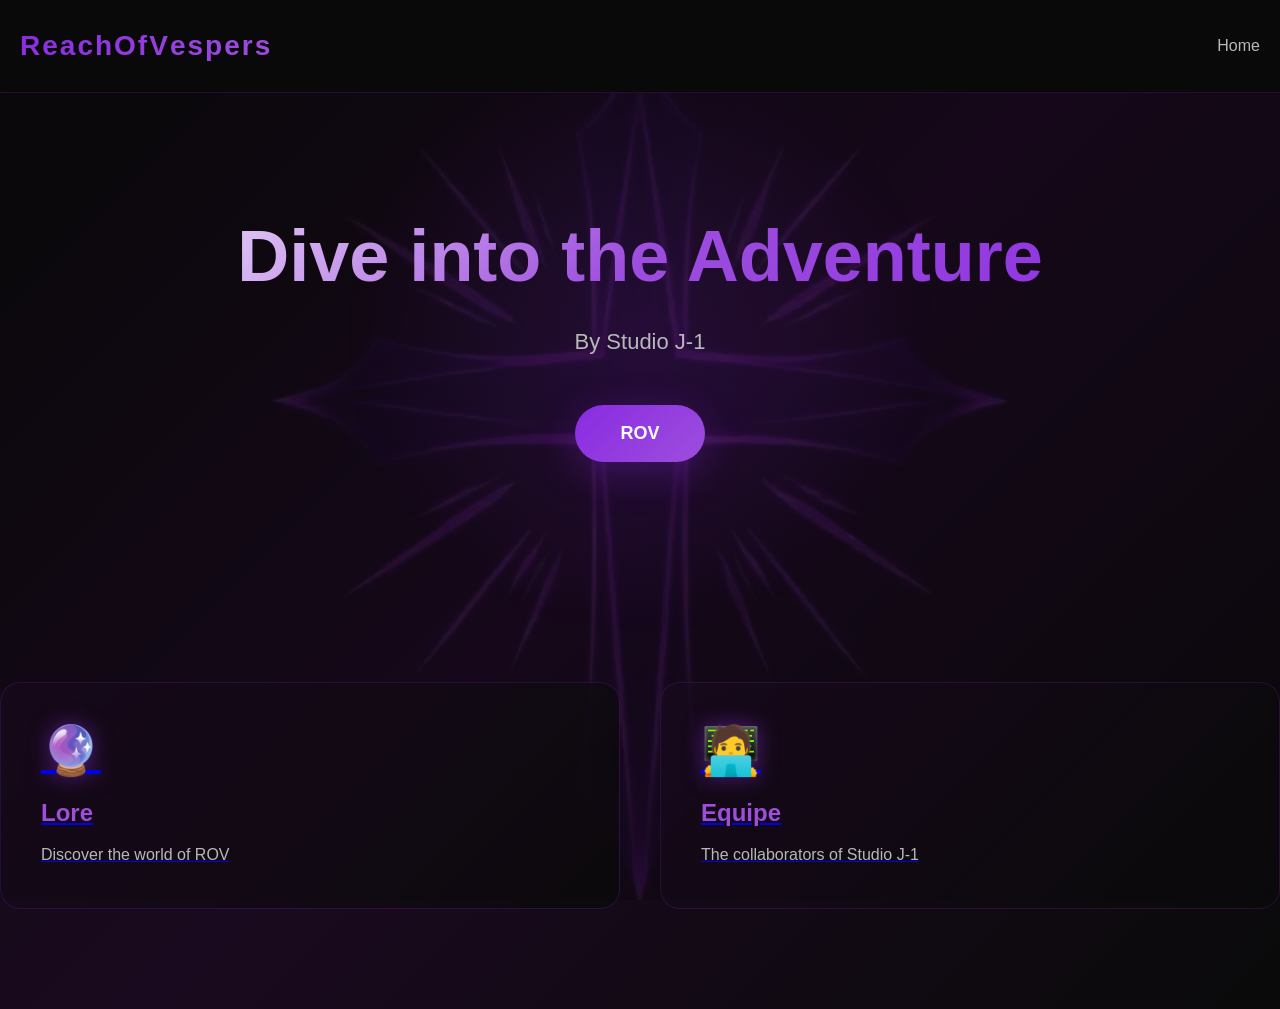
<file: index.html>
<!DOCTYPE html>
<html lang="en">
<head>
    <meta charset="UTF-8">
    <meta name="viewport" content="width=device-width, initial-scale=1.0">
    <title>Reach Of Vespers</title>
    <link rel="shortcut icon" href="logoROV.webp">
    <link rel="stylesheet" href="main.css">
    <script src="main.js"></script>

</head>
<body>
    <header>
        <nav class="container">
            <div class="logo" onclick="activatePortal()"><span>R</span><span>e</span><span>a</span><span>c</span><span>h</span><span> </span><span>O</span><span>f</span><span> </span><span>V</span><span>e</span><span>s</span><span>p</span><span>e</span><span>r</span><span>s</span></div>
            <ul class="nav-links">
                <li><a href="#home">Home</a></li>

            </ul>
        </nav>
    </header>

    <section class="hero">
        <div class="container">
            <h1>Dive into the Adventure</h1>
            <p class="subtitle">By Studio J-1</p>
            <a href="ROVprinc.html" class="cta-button" onclick="activatePortal()">ROV</a>
        </div>
    </section>

    <section class="features container">
        <a href = "lore.html">
        <div class="feature-card">
            <div class="feature-icon">🔮</div>
            <h3>Lore</h3>
            <p>Discover the world of ROV</p>
        </div>
        </a>

        <a href = "equipe.html">
        <div class="feature-card">
            <div class="feature-icon">🧑‍💻</div>
            <h3>Equipe</h3>
            <p>The collaborators of Studio J-1</p>
        </div>
        </a>

    </section>
</body>

</html>
</file>
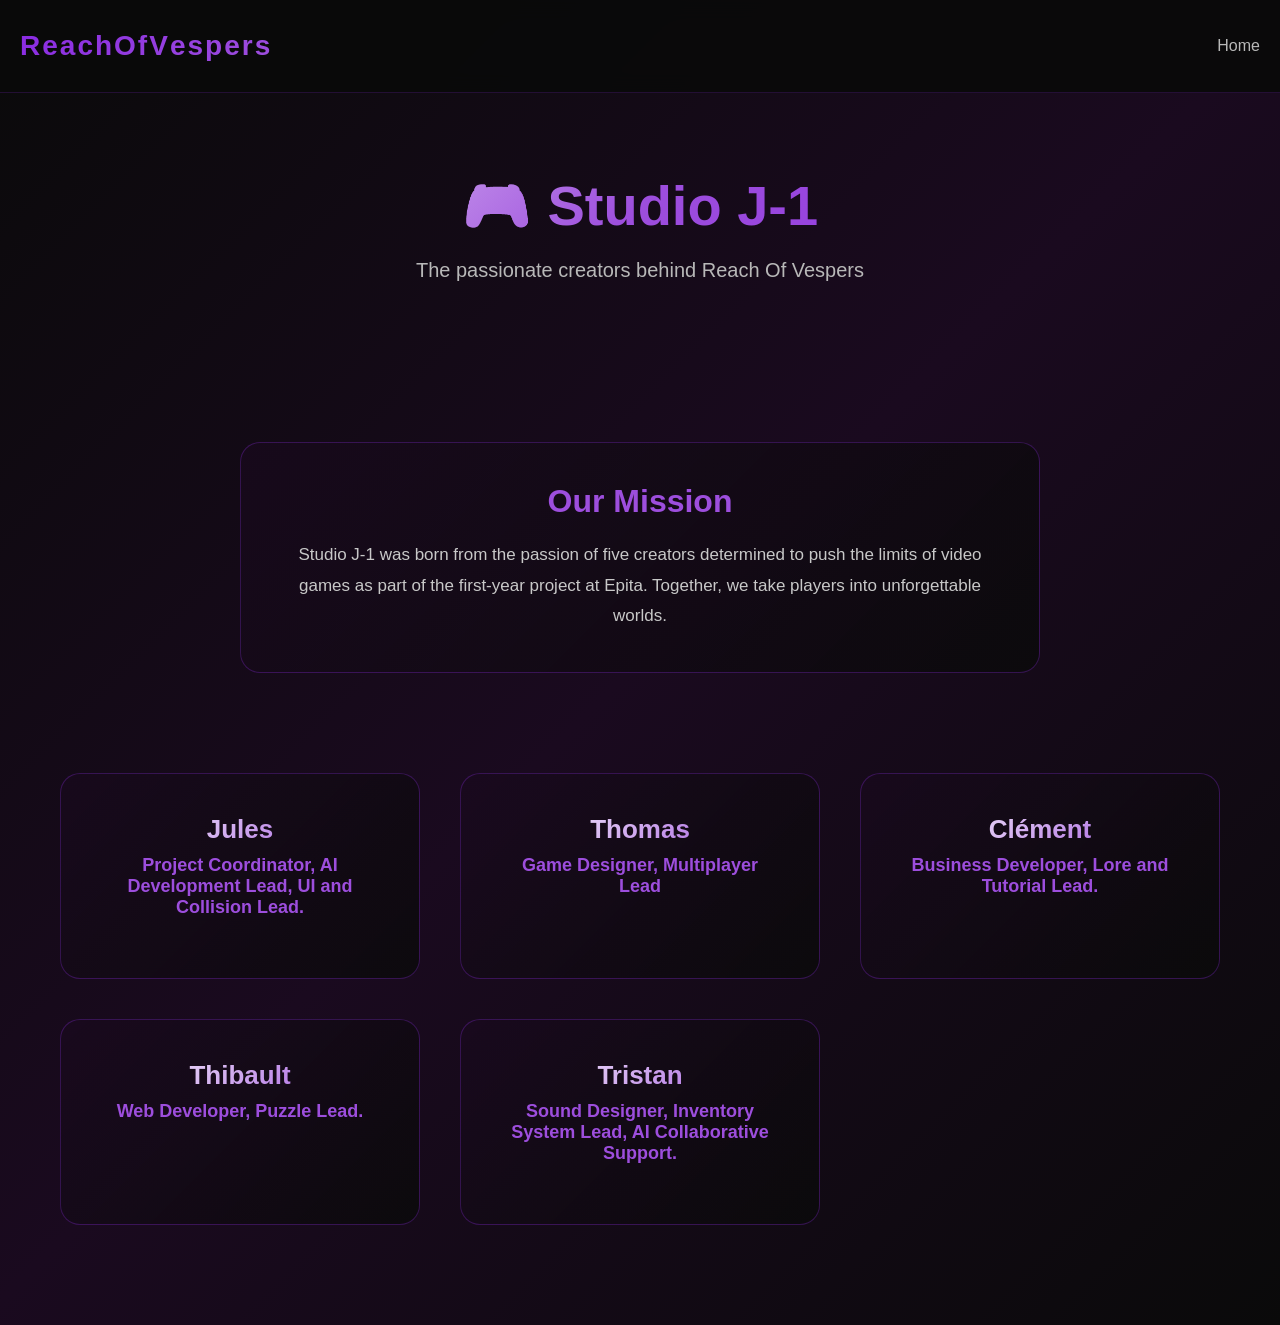
<file: equipe.html>
<!DOCTYPE html>
<html lang="en">
<head>
    <meta charset="UTF-8">
    <meta name="viewport" content="width=device-width, initial-scale=1.0">
    <title>The Team - Reach Of Vespers</title>
    <link rel="shortcut icon" href="logoROV.webp">
    <style>
        * {
            margin: 0;
            padding: 0;
            box-sizing: border-box;
        }

        body {
            font-family: 'Segoe UI', Tahoma, Geneva, Verdana, sans-serif;
            background: linear-gradient(135deg, #0a0a0a 0%, #1a0a1f 50%, #0a0a0a 100%);
            color: #e0e0e0;
            min-height: 100vh;
            overflow-x: hidden;
            position: relative;
        }

        body::before {
            content: '';
            position: fixed;
            top: 0;
            left: 0;
            width: 100%;
            height: 100%;
            background-image: url('');
            background-size: cover;
            background-position: center;
            background-repeat: no-repeat;
            opacity: 0.15;
            z-index: -1;
        }

        .container {
            max-width: 1400px;
            margin: 0 auto;
            padding: 0 20px;
        }

        header {
            padding: 30px 0;
            border-bottom: 1px solid rgba(138, 43, 226, 0.2);
            backdrop-filter: blur(10px);
            position: sticky;
            top: 0;
            z-index: 100;
            background: rgba(10, 10, 10, 0.95);
            transition: all 0.4s ease;
        }

        header:hover {
            padding: 40px 0;
            border-bottom: 3px solid rgba(138, 43, 226, 0.6);
        }

        header::after {
            content: '';
            position: absolute;
            bottom: -3px;
            left: 0;
            width: 100%;
            height: 3px;
            background: linear-gradient(90deg, 
                rgba(138, 43, 226, 0.3) 0%, 
                rgba(157, 78, 221, 0.8) 50%, 
                rgba(138, 43, 226, 0.3) 100%);
            background-size: 200% 100%;
            animation: energyFlow 2s linear infinite;
            opacity: 0;
            transition: opacity 0.4s ease;
        }

        header:hover::after {
            opacity: 1;
        }

        @keyframes energyFlow {
            0% { background-position: 200% 0; }
            100% { background-position: -200% 0; }
        }

        nav {
            display: flex;
            justify-content: space-between;
            align-items: center;
        }

        .logo {
            font-size: 28px;
            font-weight: bold;
            background: linear-gradient(135deg, #8a2be2 0%, #9d4edd 100%);
            -webkit-background-clip: text;
            -webkit-text-fill-color: transparent;
            background-clip: text;
            letter-spacing: 2px;
            cursor: pointer;
        }

        .logo span {
            display: inline-block;
            transition: transform 0.3s ease;
        }

        header:hover .logo span {
            animation: letterBounce 1.8s ease infinite;
        }

        header:hover .logo span:nth-child(1) { animation-delay: 0s; }
        header:hover .logo span:nth-child(2) { animation-delay: 0.05s; }
        header:hover .logo span:nth-child(3) { animation-delay: 0.1s; }
        header:hover .logo span:nth-child(4) { animation-delay: 0.15s; }
        header:hover .logo span:nth-child(5) { animation-delay: 0.2s; }
        header:hover .logo span:nth-child(6) { animation-delay: 0.25s; }
        header:hover .logo span:nth-child(7) { animation-delay: 0.3s; }
        header:hover .logo span:nth-child(8) { animation-delay: 0.35s; }
        header:hover .logo span:nth-child(9) { animation-delay: 0.4s; }
        header:hover .logo span:nth-child(10) { animation-delay: 0.45s; }
        header:hover .logo span:nth-child(11) { animation-delay: 0.5s; }
        header:hover .logo span:nth-child(12) { animation-delay: 0.55s; }
        header:hover .logo span:nth-child(13) { animation-delay: 0.6s; }
        header:hover .logo span:nth-child(14) { animation-delay: 0.65s; }
        header:hover .logo span:nth-child(15) { animation-delay: 0.7s; }
        header:hover .logo span:nth-child(16) { animation-delay: 0.75s; }

        @keyframes letterBounce {
            0% { transform: translateY(0); }
            13.9% { transform: translateY(-15px); }
            27.8% { transform: translateY(0); }
            100% { transform: translateY(0); }
        }

        .nav-links {
            display: flex;
            gap: 40px;
            list-style: none;
        }

        .nav-links a {
            color: #b8b8b8;
            text-decoration: none;
            font-size: 16px;
            transition: all 0.3s ease;
            position: relative;
        }

        .nav-links a:hover {
            color: #9d4edd;
        }

        .nav-links a::after {
            content: '';
            position: absolute;
            bottom: -5px;
            left: 0;
            width: 0;
            height: 2px;
            background: linear-gradient(90deg, #8a2be2, #9d4edd);
            transition: width 0.3s ease;
        }

        .nav-links a:hover::after {
            width: 100%;
        }

        /* Team Content */
        .team-hero {
            padding: 80px 0 40px;
            text-align: center;
        }

        .team-hero h1 {
            font-size: 56px;
            margin-bottom: 20px;
            background: linear-gradient(135deg, #ffffff 0%, #9d4edd 50%, #8a2be2 100%);
            -webkit-background-clip: text;
            -webkit-text-fill-color: transparent;
            background-clip: text;
        }

        .team-hero .subtitle {
            font-size: 20px;
            color: #b8b8b8;
            margin-bottom: 60px;
        }

        .team-grid {
            display: grid;
            grid-template-columns: repeat(auto-fit, minmax(320px, 1fr));
            gap: 40px;
            max-width: 1200px;
            margin: 0 auto;
            padding: 40px 20px 100px;
        }

        .team-member {
            background: linear-gradient(135deg, rgba(26, 10, 31, 0.6) 0%, rgba(10, 10, 10, 0.8) 100%);
            border: 1px solid rgba(138, 43, 226, 0.3);
            border-radius: 20px;
            padding: 40px;
            text-align: center;
            transition: all 0.4s ease;
            position: relative;
            overflow: hidden;
        }

        .team-member::before {
            content: '';
            position: absolute;
            top: -50%;
            right: -50%;
            width: 200%;
            height: 200%;
            background: radial-gradient(circle, rgba(138, 43, 226, 0.1) 0%, transparent 70%);
            opacity: 0;
            transition: opacity 0.4s ease;
        }

        .team-member:hover {
            transform: translateY(-10px);
            border-color: rgba(138, 43, 226, 0.6);
            box-shadow: 0 20px 60px rgba(138, 43, 226, 0.3);
        }

        .team-member:hover::before {
            opacity: 1;
        }

        .member-photo {
            width: 180px;
            height: 180px;
            border-radius: 50%;
            margin: 0 auto 25px;
            border: 3px solid rgba(138, 43, 226, 0.5);
            overflow: hidden;
            position: relative;
            background: linear-gradient(135deg, rgba(138, 43, 226, 0.2) 0%, rgba(157, 78, 221, 0.2) 100%);
            transition: all 0.4s ease;
        }

        .team-member:hover .member-photo {
            border-color: rgba(138, 43, 226, 0.8);
            box-shadow: 0 0 40px rgba(138, 43, 226, 0.5);
            transform: scale(1.05);
        }

        .member-photo img {
            width: 100%;
            height: 100%;
            object-fit: cover;
        }

        .member-photo-placeholder {
            width: 100%;
            height: 100%;
            display: flex;
            align-items: center;
            justify-content: center;
            font-size: 64px;
            filter: drop-shadow(0 0 10px rgba(138, 43, 226, 0.5));
        }

        .member-name {
            font-size: 26px;
            margin-bottom: 10px;
            background: linear-gradient(135deg, #ffffff 0%, #9d4edd 100%);
            -webkit-background-clip: text;
            -webkit-text-fill-color: transparent;
            background-clip: text;
            font-weight: bold;
        }

        .member-role {
            font-size: 18px;
            color: #9d4edd;
            margin-bottom: 20px;
            font-weight: 600;
        }

        .member-description {
            font-size: 15px;
            line-height: 1.7;
            color: #b8b8b8;
            margin-bottom: 25px;
        }

        .member-social {
            display: flex;
            gap: 15px;
            justify-content: center;
        }

        .social-link {
            width: 40px;
            height: 40px;
            border-radius: 50%;
            background: rgba(138, 43, 226, 0.2);
            border: 1px solid rgba(138, 43, 226, 0.4);
            display: flex;
            align-items: center;
            justify-content: center;
            text-decoration: none;
            font-size: 18px;
            transition: all 0.3s ease;
        }

        .social-link:hover {
            background: rgba(138, 43, 226, 0.4);
            border-color: rgba(138, 43, 226, 0.8);
            transform: translateY(-3px);
            box-shadow: 0 5px 20px rgba(138, 43, 226, 0.4);
        }

        .studio-info {
            max-width: 800px;
            margin: 60px auto;
            padding: 40px;
            background: linear-gradient(135deg, rgba(26, 10, 31, 0.6) 0%, rgba(10, 10, 10, 0.8) 100%);
            border: 1px solid rgba(138, 43, 226, 0.3);
            border-radius: 20px;
            text-align: center;
        }

        .studio-info h2 {
            font-size: 32px;
            margin-bottom: 20px;
            color: #9d4edd;
        }

        .studio-info p {
            font-size: 17px;
            line-height: 1.8;
            color: #c8c8c8;
        }

        footer {
            padding: 60px 0 40px;
            text-align: center;
            border-top: 1px solid rgba(138, 43, 226, 0.2);
            margin-top: 100px;
        }

        footer p {
            color: #808080;
        }
    </style>
</head>
<body>
    <header>
        <nav class="container">
            <div class="logo" onclick="window.location.href='index.html'">
                <span>R</span><span>e</span><span>a</span><span>c</span><span>h</span><span> </span><span>O</span><span>f</span><span> </span><span>V</span><span>e</span><span>s</span><span>p</span><span>e</span><span>r</span><span>s</span>
            </div>
            <ul class="nav-links">
                <li><a href="index.html">Home</a></li>

            </ul>
        </nav>
    </header>

    <section class="team-hero">
        <div class="container">
            <h1>🎮 Studio J-1</h1>
            <p class="subtitle">The passionate creators behind Reach Of Vespers</p>
        </div>
    </section>

    <div class="container">
        <div class="studio-info">
            <h2>Our Mission</h2>
            <p>
                Studio J-1 was born from the passion of five creators determined to push the limits of video games as part of the first-year project at Epita.
                Together, we take players into unforgettable worlds.
            </p>
        </div>

        <div class="team-grid">
            <!-- Membre 1 -->
            <div class="team-member">
                <h3 class="member-name">Jules</h3>
                <p class="member-role">Project Coordinator, AI Development Lead, UI and Collision Lead.</p>
            </div>

            <div class="team-member">
                <h3 class="member-name">Thomas</h3>
                <p class="member-role">Game Designer, Multiplayer Lead</p>
            </div>


            <div class="team-member">
                <h3 class="member-name">Clément</h3>
                <p class="member-role">Business Developer, Lore and Tutorial Lead.</p>
            </div>

            <div class="team-member">
                <h3 class="member-name">Thibault</h3>
                <p class="member-role">Web Developer, Puzzle Lead.</p>
            </div>

            <div class="team-member">
                <h3 class="member-name">Tristan</h3>
                <p class="member-role">Sound Designer, Inventory System Lead, AI Collaborative Support.</p>
            </div>
        </div>
    </div>



</body>
</html>
</file>
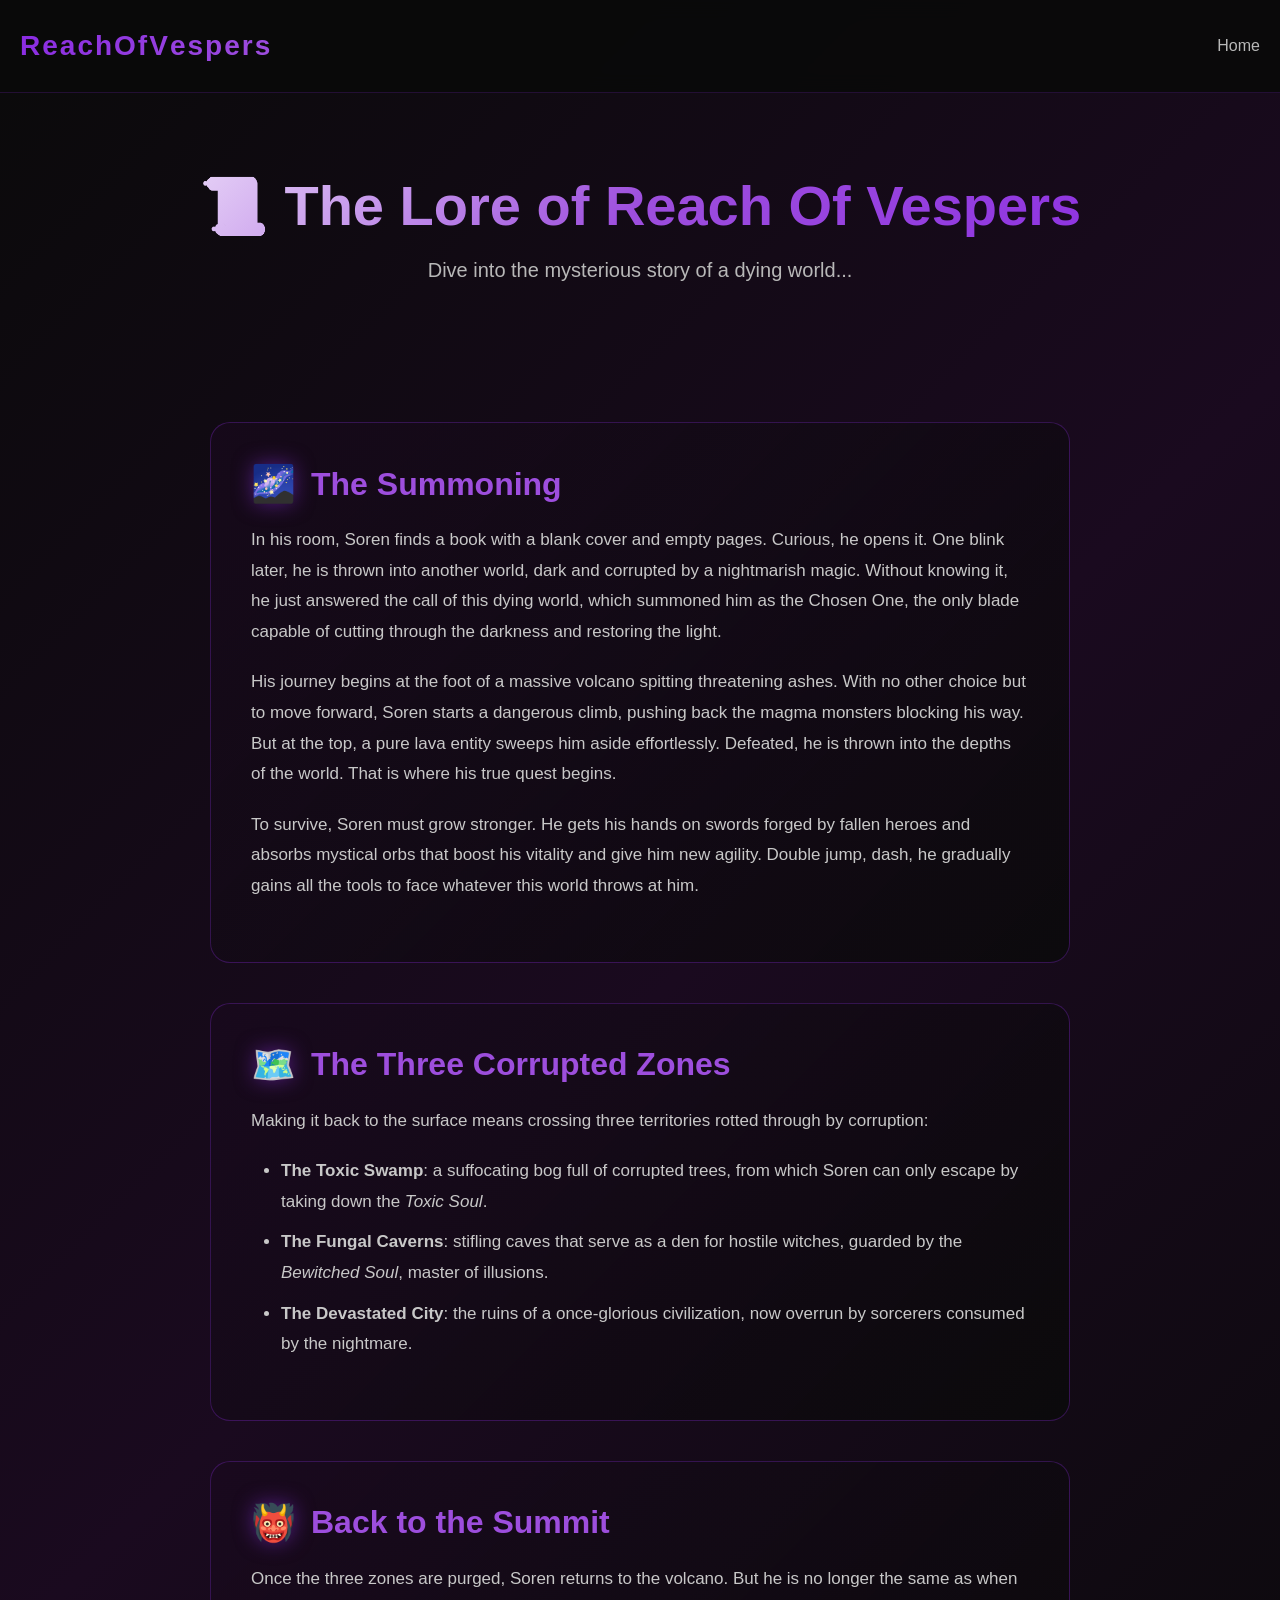
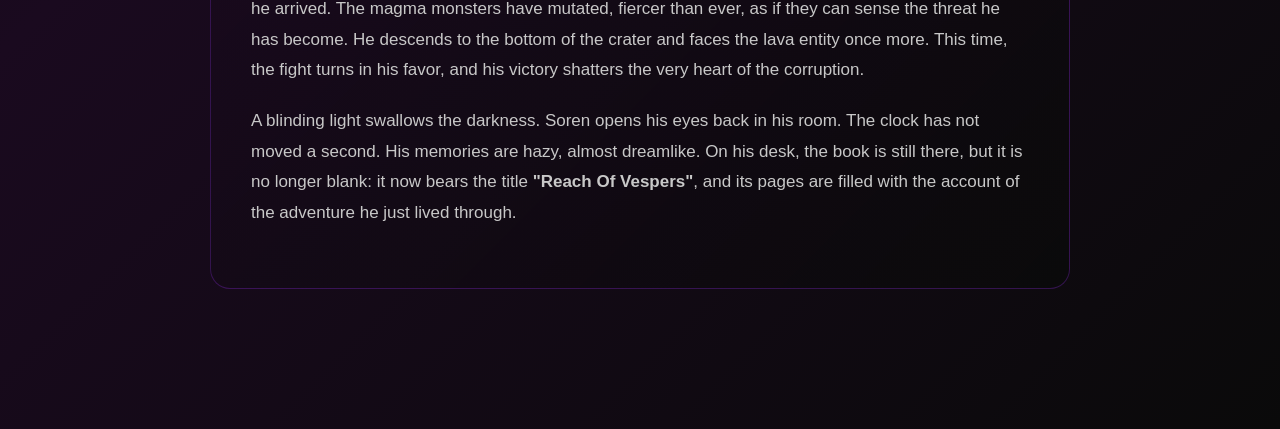
<file: lore.html>
<!DOCTYPE html>
<html lang="en">
<head>
    <meta charset="UTF-8">
    <meta name="viewport" content="width=device-width, initial-scale=1.0">
    <title>Lore - Reach Of Vespers</title>
    <link rel="shortcut icon" href="logoROV.webp">
    <style>
        * {
            margin: 0;
            padding: 0;
            box-sizing: border-box;
        }

        body {
            font-family: 'Segoe UI', Tahoma, Geneva, Verdana, sans-serif;
            background: linear-gradient(135deg, #0a0a0a 0%, #1a0a1f 50%, #0a0a0a 100%);
            color: #e0e0e0;
            min-height: 100vh;
            overflow-x: hidden;
            position: relative;
        }

        body::before {
            content: '';
            position: fixed;
            top: 0;
            left: 0;
            width: 100%;
            height: 100%;
            background-image: url('');
            background-size: cover;
            background-position: center;
            background-repeat: no-repeat;
            opacity: 0.15;
            z-index: -1;
        }

        .container {
            max-width: 1400px;
            margin: 0 auto;
            padding: 0 20px;
        }

        header {
            padding: 30px 0;
            border-bottom: 1px solid rgba(138, 43, 226, 0.2);
            backdrop-filter: blur(10px);
            position: sticky;
            top: 0;
            z-index: 100;
            background: rgba(10, 10, 10, 0.95);
            transition: all 0.4s ease;
        }

        header:hover {
            padding: 40px 0;
            border-bottom: 3px solid rgba(138, 43, 226, 0.6);
        }

        header::after {
            content: '';
            position: absolute;
            bottom: -3px;
            left: 0;
            width: 100%;
            height: 3px;
            background: linear-gradient(90deg, 
                rgba(138, 43, 226, 0.3) 0%, 
                rgba(157, 78, 221, 0.8) 50%, 
                rgba(138, 43, 226, 0.3) 100%);
            background-size: 200% 100%;
            animation: energyFlow 2s linear infinite;
            opacity: 0;
            transition: opacity 0.4s ease;
        }

        header:hover::after {
            opacity: 1;
        }

        @keyframes energyFlow {
            0% { background-position: 200% 0; }
            100% { background-position: -200% 0; }
        }

        nav {
            display: flex;
            justify-content: space-between;
            align-items: center;
        }

        .logo {
            font-size: 28px;
            font-weight: bold;
            background: linear-gradient(135deg, #8a2be2 0%, #9d4edd 100%);
            -webkit-background-clip: text;
            -webkit-text-fill-color: transparent;
            background-clip: text;
            letter-spacing: 2px;
            cursor: pointer;
        }

        .logo span {
            display: inline-block;
            transition: transform 0.3s ease;
        }

        header:hover .logo span {
            animation: letterBounce 1.8s ease infinite;
        }

        header:hover .logo span:nth-child(1) { animation-delay: 0s; }
        header:hover .logo span:nth-child(2) { animation-delay: 0.05s; }
        header:hover .logo span:nth-child(3) { animation-delay: 0.1s; }
        header:hover .logo span:nth-child(4) { animation-delay: 0.15s; }
        header:hover .logo span:nth-child(5) { animation-delay: 0.2s; }
        header:hover .logo span:nth-child(6) { animation-delay: 0.25s; }
        header:hover .logo span:nth-child(7) { animation-delay: 0.3s; }
        header:hover .logo span:nth-child(8) { animation-delay: 0.35s; }
        header:hover .logo span:nth-child(9) { animation-delay: 0.4s; }
        header:hover .logo span:nth-child(10) { animation-delay: 0.45s; }
        header:hover .logo span:nth-child(11) { animation-delay: 0.5s; }
        header:hover .logo span:nth-child(12) { animation-delay: 0.55s; }
        header:hover .logo span:nth-child(13) { animation-delay: 0.6s; }
        header:hover .logo span:nth-child(14) { animation-delay: 0.65s; }
        header:hover .logo span:nth-child(15) { animation-delay: 0.7s; }
        header:hover .logo span:nth-child(16) { animation-delay: 0.75s; }

        @keyframes letterBounce {
            0% { transform: translateY(0); }
            13.9% { transform: translateY(-15px); }
            27.8% { transform: translateY(0); }
            100% { transform: translateY(0); }
        }

        .nav-links {
            display: flex;
            gap: 40px;
            list-style: none;
        }

        .nav-links a {
            color: #b8b8b8;
            text-decoration: none;
            font-size: 16px;
            transition: all 0.3s ease;
            position: relative;
        }

        .nav-links a:hover {
            color: #9d4edd;
        }

        .nav-links a::after {
            content: '';
            position: absolute;
            bottom: -5px;
            left: 0;
            width: 0;
            height: 2px;
            background: linear-gradient(90deg, #8a2be2, #9d4edd);
            transition: width 0.3s ease;
        }

        .nav-links a:hover::after {
            width: 100%;
        }

        /* Lore Content */
        .lore-hero {
            padding: 80px 0 40px;
            text-align: center;
        }

        .lore-hero h1 {
            font-size: 56px;
            margin-bottom: 20px;
            background: linear-gradient(135deg, #ffffff 0%, #9d4edd 50%, #8a2be2 100%);
            -webkit-background-clip: text;
            -webkit-text-fill-color: transparent;
            background-clip: text;
        }

        .lore-hero .subtitle {
            font-size: 20px;
            color: #b8b8b8;
            margin-bottom: 60px;
        }

        .lore-content {
            max-width: 900px;
            margin: 0 auto;
            padding: 40px 20px 100px;
        }

        .lore-section {
            background: linear-gradient(135deg, rgba(26, 10, 31, 0.6) 0%, rgba(10, 10, 10, 0.8) 100%);
            border: 1px solid rgba(138, 43, 226, 0.3);
            border-radius: 20px;
            padding: 40px;
            margin-bottom: 40px;
            transition: all 0.3s ease;
        }

        .lore-section:hover {
            border-color: rgba(138, 43, 226, 0.6);
            box-shadow: 0 10px 40px rgba(138, 43, 226, 0.2);
            transform: translateY(-5px);
        }

        .lore-section h2 {
            font-size: 32px;
            margin-bottom: 20px;
            color: #9d4edd;
            display: flex;
            align-items: center;
            gap: 15px;
        }

        .lore-section h3 {
            font-size: 24px;
            margin-top: 30px;
            margin-bottom: 15px;
            color: #b8a3d1;
        }

        .lore-section p {
            font-size: 17px;
            line-height: 1.8;
            color: #c8c8c8;
            margin-bottom: 20px;
        }

        .lore-section ul, .lore-section ol {
            margin-left: 30px;
            margin-bottom: 20px;
        }

        .lore-section li {
            font-size: 17px;
            line-height: 1.8;
            color: #c8c8c8;
            margin-bottom: 10px;
        }

        .icon {
            font-size: 36px;
            filter: drop-shadow(0 0 10px rgba(138, 43, 226, 0.5));
        }

        .quote {
            border-left: 4px solid #8a2be2;
            padding-left: 20px;
            margin: 30px 0;
            font-style: italic;
            color: #9d4edd;
            font-size: 18px;
        }

        .divider {
            height: 2px;
            background: linear-gradient(90deg, transparent, rgba(138, 43, 226, 0.5), transparent);
            margin: 40px 0;
        }

        footer {
            padding: 60px 0 40px;
            text-align: center;
            border-top: 1px solid rgba(138, 43, 226, 0.2);
            margin-top: 100px;
        }

        footer p {
            color: #808080;
        }
    </style>
</head>
<body>
    <header>
        <nav class="container">
            <div class="logo" onclick="window.location.href='index.html'">
                <span>R</span><span>e</span><span>a</span><span>c</span><span>h</span><span> </span><span>O</span><span>f</span><span> </span><span>V</span><span>e</span><span>s</span><span>p</span><span>e</span><span>r</span><span>s</span>
            </div>
            <ul class="nav-links">
                <li><a href="index.html">Home</a></li>

            </ul>
        </nav>
    </header>

    <section class="lore-hero">
        <div class="container">
            <h1>📜 The Lore of Reach Of Vespers</h1>
            <p class="subtitle">Dive into the mysterious story of a dying world...</p>
        </div>
    </section>

    <div class="lore-content">
        <div class="lore-section">
            <h2><span class="icon">🌌</span>The Summoning</h2>
            <p>
                In his room, Soren finds a book with a blank cover and empty pages. Curious, he opens it. One blink later, he is thrown into another world, dark and corrupted by a nightmarish magic. Without knowing it, he just answered the call of this dying world, which summoned him as the Chosen One, the only blade capable of cutting through the darkness and restoring the light.
            </p>
            <p>
                His journey begins at the foot of a massive volcano spitting threatening ashes. With no other choice but to move forward, Soren starts a dangerous climb, pushing back the magma monsters blocking his way. But at the top, a pure lava entity sweeps him aside effortlessly. Defeated, he is thrown into the depths of the world. That is where his true quest begins.
            </p>
            <p>
                To survive, Soren must grow stronger. He gets his hands on swords forged by fallen heroes and absorbs mystical orbs that boost his vitality and give him new agility. Double jump, dash, he gradually gains all the tools to face whatever this world throws at him.
            </p>
        </div>

        <div class="lore-section">
            <h2><span class="icon">🗺️</span>The Three Corrupted Zones</h2>
            <p>
                Making it back to the surface means crossing three territories rotted through by corruption:
            </p>
            <ul>
                <li><strong>The Toxic Swamp</strong>: a suffocating bog full of corrupted trees, from which Soren can only escape by taking down the <em>Toxic Soul</em>.</li>
                <li><strong>The Fungal Caverns</strong>: stifling caves that serve as a den for hostile witches, guarded by the <em>Bewitched Soul</em>, master of illusions.</li>
                <li><strong>The Devastated City</strong>: the ruins of a once-glorious civilization, now overrun by sorcerers consumed by the nightmare.</li>
            </ul>
        </div>

        <div class="lore-section">
            <h2><span class="icon">👹</span>Back to the Summit</h2>
            <p>
                Once the three zones are purged, Soren returns to the volcano. But he is no longer the same as when he arrived. The magma monsters have mutated, fiercer than ever, as if they can sense the threat he has become. He descends to the bottom of the crater and faces the lava entity once more. This time, the fight turns in his favor, and his victory shatters the very heart of the corruption.
            </p>
            <p>
                A blinding light swallows the darkness. Soren opens his eyes back in his room. The clock has not moved a second. His memories are hazy, almost dreamlike. On his desk, the book is still there, but it is no longer blank: it now bears the title <strong>"Reach Of Vespers"</strong>, and its pages are filled with the account of the adventure he just lived through.
            </p>
        </div>
</file>
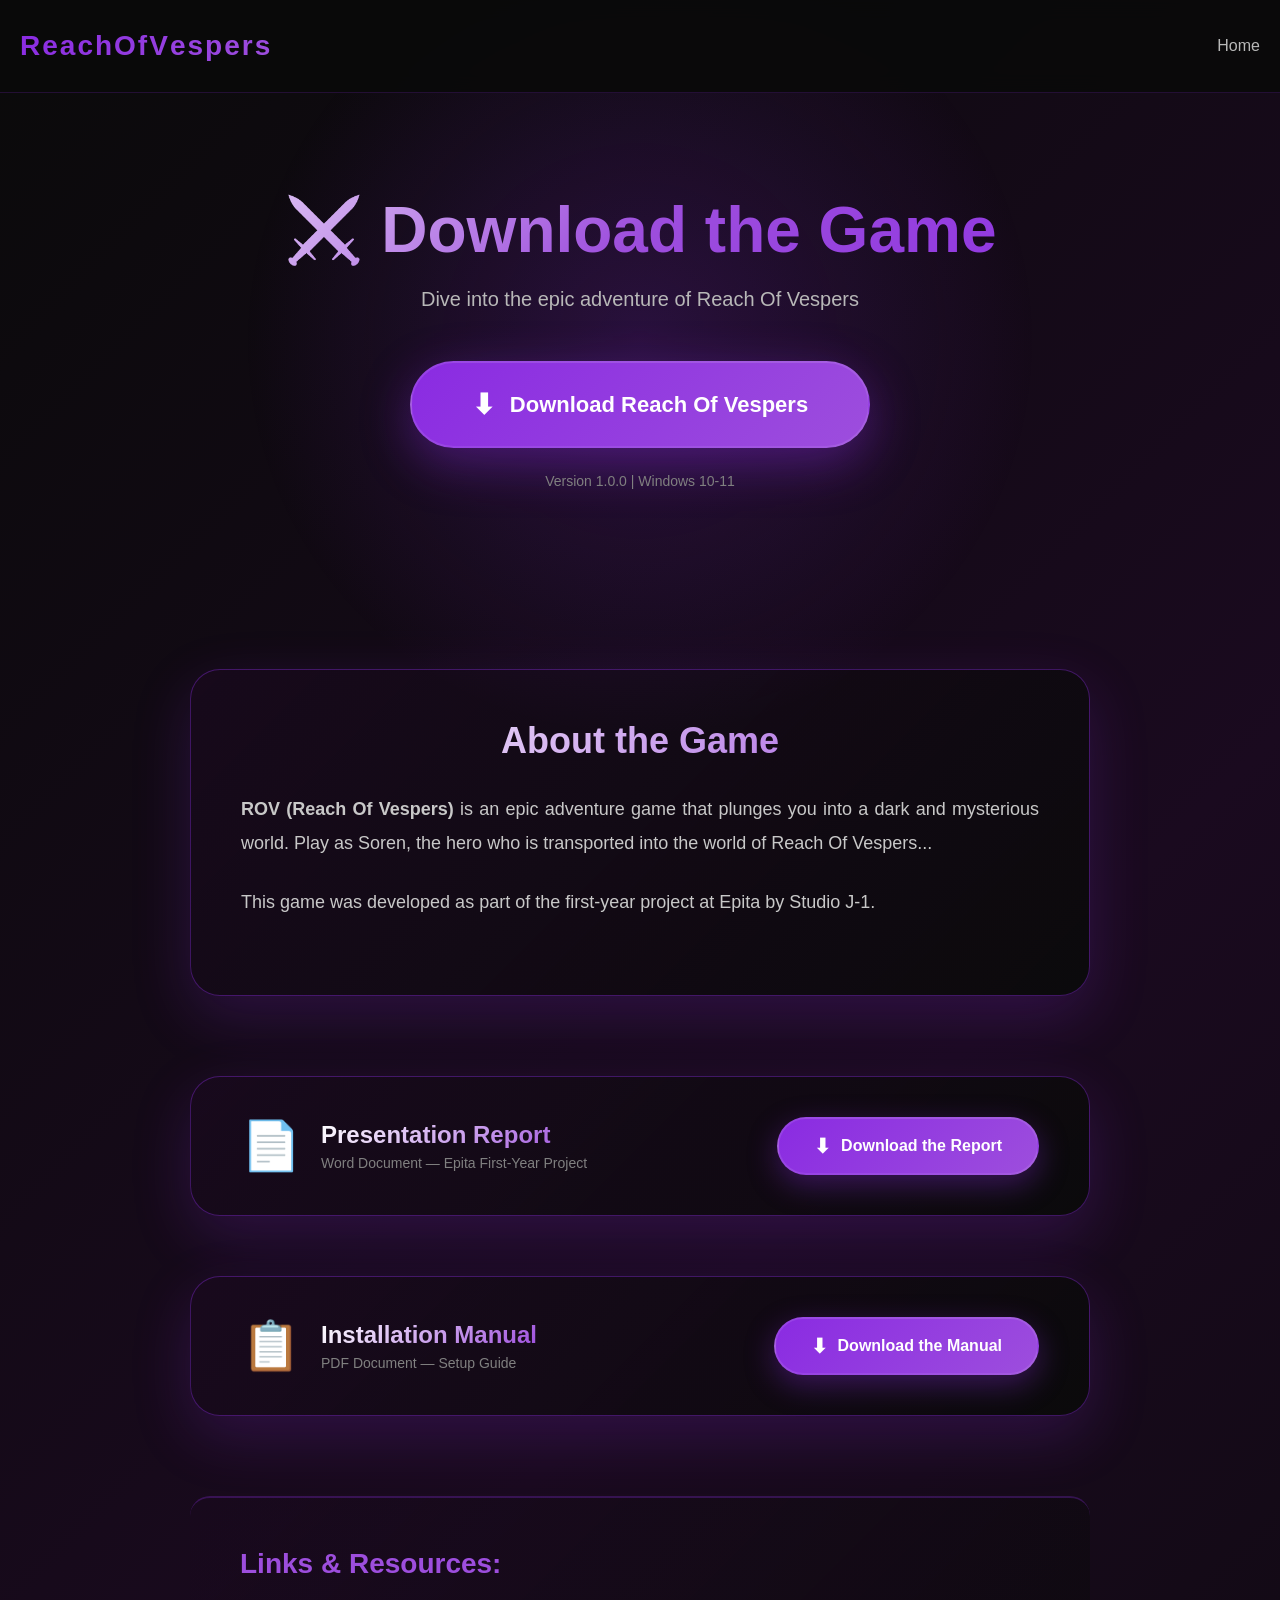
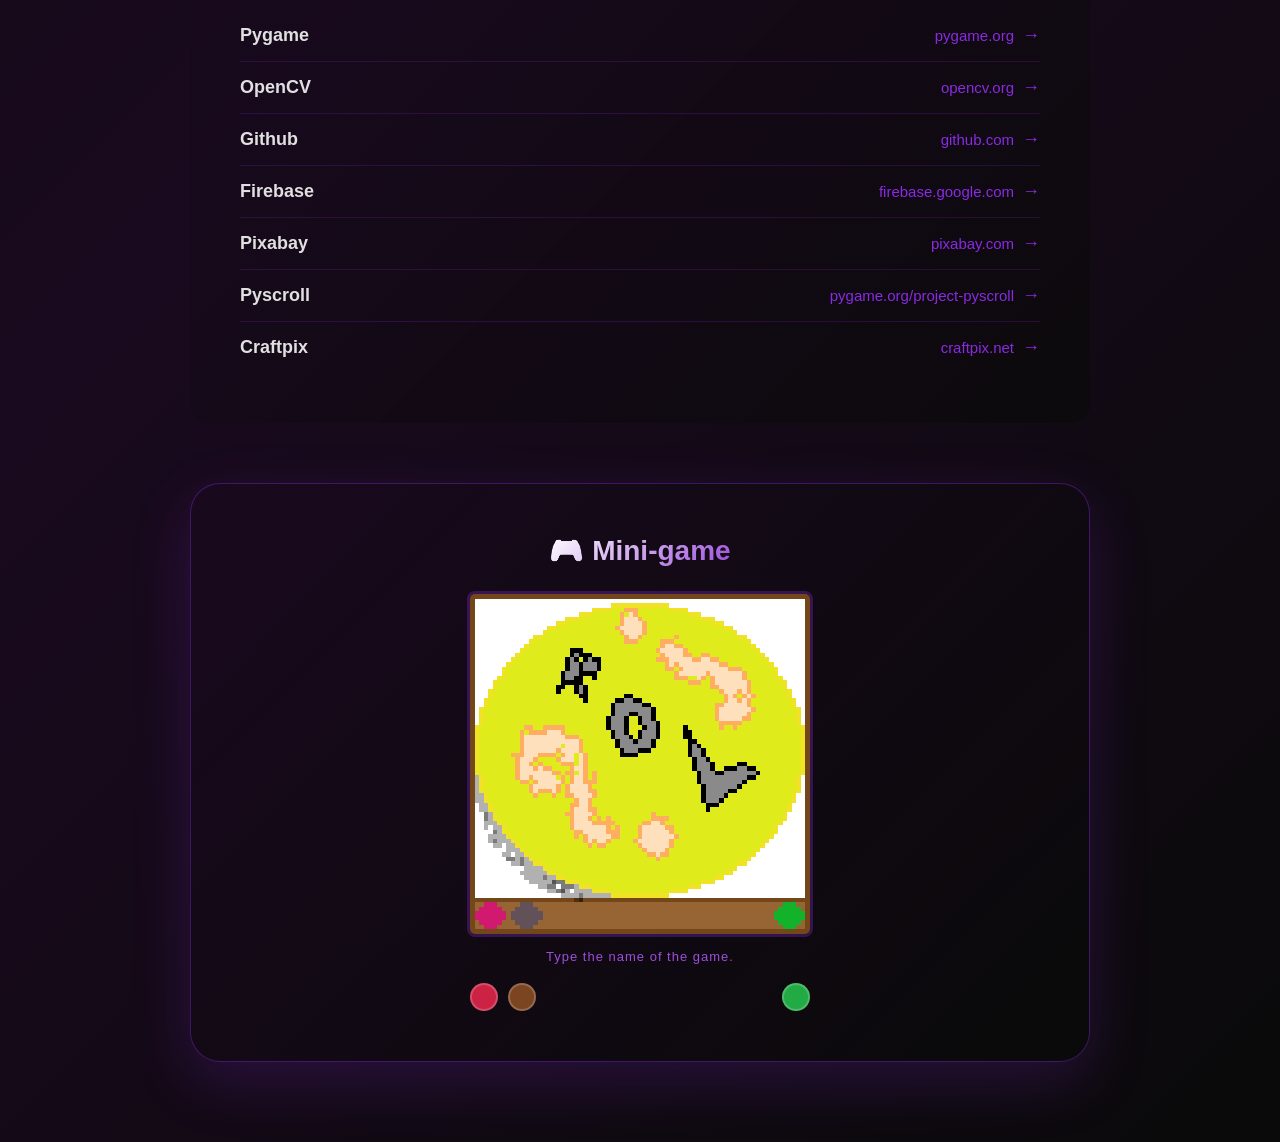
<file: ROVprinc.html>
<!DOCTYPE html>
<html lang="en">
<head>
    <meta charset="UTF-8">
    <meta name="viewport" content="width=device-width, initial-scale=1.0">
    <title>Download - Reach Of Vespers</title>
    <link rel="shortcut icon" href="logoROV.webp">
    <style>
        * {
            margin: 0;
            padding: 0;
            box-sizing: border-box;
        }

        body {
            font-family: 'Segoe UI', Tahomneva, Verdana, sans-serif;
            background: linear-gradient(135deg, #0a0a0a 0%, #1a0a1f 50%, #0a0a0a 100%);
            color: #e0e0e0;
            min-height: 100vh;
            overflow-x: hidden;
            position: relative;
        }

        body::before {
            content: '';
            position: fixed;
            top: 0;
            left: 0;
            width: 100%;
            height: 100%;
            background-image: url('');
            background-size: cover;
            background-position: center;
            background-repeat: no-repeat;
            opacity: 0.15;
            z-index: -1;
        }

        .container {
            max-width: 1400px;
            margin: 0 auto;
            padding: 0 20px;
        }

        header {
            padding: 30px 0;
            border-bottom: 1px solid rgba(138, 43, 226, 0.2);
            backdrop-filter: blur(10px);
            position: sticky;
            top: 0;
            z-index: 100;
            background: rgba(10, 10, 10, 0.95);
            transition: all 0.4s ease;
        }

        header:hover {
            padding: 40px 0;
            border-bottom: 3px solid rgba(138, 43, 226, 0.6);
        }

        header::after {
            content: '';
            position: absolute;
            bottom: -3px;
            left: 0;
            width: 100%;
            height: 3px;
            background: linear-gradient(90deg, 
                rgba(138, 43, 226, 0.3) 0%, 
                rgba(157, 78, 221, 0.8) 50%, 
                rgba(138, 43, 226, 0.3) 100%);
            background-size: 200% 100%;
            animation: energyFlow 2s linear infinite;
            opacity: 0;
            transition: opacity 0.4s ease;
        }

        header:hover::after {
            opacity: 1;
        }

        @keyframes energyFlow {
            0% { background-position: 200% 0; }
            100% { background-position: -200% 0; }
        }

        nav {
            display: flex;
            justify-content: space-between;
            align-items: center;
        }

        .logo {
            font-size: 28px;
            font-weight: bold;
            background: linear-gradient(135deg, #8a2be2 0%, #9d4edd 100%);
            -webkit-background-clip: text;
            -webkit-text-fill-color: transparent;
            background-clip: text;
            letter-spacing: 2px;
            cursor: pointer;
        }

        .logo span {
            display: inline-block;
            transition: transform 0.3s ease;
        }

        header:hover .logo span {
            animation: letterBounce 1.8s ease infinite;
        }

        header:hover .logo span:nth-child(1) { animation-delay: 0s; }
        header:hover .logo span:nth-child(2) { animation-delay: 0.05s; }
        header:hover .logo span:nth-child(3) { animation-delay: 0.1s; }
        header:hover .logo span:nth-child(4) { animation-delay: 0.15s; }
        header:hover .logo span:nth-child(5) { animation-delay: 0.2s; }
        header:hover .logo span:nth-child(6) { animation-delay: 0.25s; }
        header:hover .logo span:nth-child(7) { animation-delay: 0.3s; }
        header:hover .logo span:nth-child(8) { animation-delay: 0.35s; }
        header:hover .logo span:nth-child(9) { animation-delay: 0.4s; }
        header:hover .logo span:nth-child(10) { animation-delay: 0.45s; }
        header:hover .logo span:nth-child(11) { animation-delay: 0.5s; }
        header:hover .logo span:nth-child(12) { animation-delay: 0.55s; }
        header:hover .logo span:nth-child(13) { animation-delay: 0.6s; }
        header:hover .logo span:nth-child(14) { animation-delay: 0.65s; }
        header:hover .logo span:nth-child(15) { animation-delay: 0.7s; }
        header:hover .logo span:nth-child(16) { animation-delay: 0.75s; }

        @keyframes letterBounce {
            0% { transform: translateY(0); }
            13.9% { transform: translateY(-15px); }
            27.8% { transform: translateY(0); }
            100% { transform: translateY(0); }
        }

        .nav-links {
            display: flex;
            gap: 40px;
            list-style: none;
        }

        .nav-links a {
            color: #b8b8b8;
            text-decoration: none;
            font-size: 16px;
            transition: all 0.3s ease;
            position: relative;
        }

        .nav-links a:hover {
            color: #9d4edd;
        }

        .nav-links a::after {
            content: '';
            position: absolute;
            bottom: -5px;
            left: 0;
            width: 0;
            height: 2px;
            background: linear-gradient(90deg, #8a2be2, #9d4edd);
            transition: width 0.3s ease;
        }

        .nav-links a:hover::after {
            width: 100%;
        }

        /* Main Content */
        .hero-download {
            padding: 100px 0;
            text-align: center;
            position: relative;
        }

        .hero-download::before {
            content: '';
            position: absolute;
            top: 50%;
            left: 50%;
            transform: translate(-50%, -50%);
            width: 800px;
            height: 800px;
            background: radial-gradient(circle, rgba(138, 43, 226, 0.2) 0%, transparent 70%);
            border-radius: 50%;
            animation: pulse 4s ease-in-out infinite;
        }

        @keyframes pulse {
            0%, 100% { transform: translate(-50%, -50%) scale(1); opacity: 0.5; }
            50% { transform: translate(-50%, -50%) scale(1.1); opacity: 0.8; }
        }

        .hero-download h1 {
            font-size: 64px;
            margin-bottom: 20px;
            background: linear-gradient(135deg, #ffffff 0%, #9d4edd 50%, #8a2be2 100%);
            -webkit-background-clip: text;
            -webkit-text-fill-color: transparent;
            background-clip: text;
            position: relative;
            z-index: 1;
        }

        .hero-download .subtitle {
            font-size: 20px;
            color: #b8b8b8;
            margin-bottom: 50px;
            position: relative;
            z-index: 1;
        }

        .download-btn {
            display: inline-flex;
            align-items: center;
            gap: 15px;
            padding: 25px 60px;
            background: linear-gradient(135deg, #8a2be2 0%, #9d4edd 100%);
            color: white;
            text-decoration: none;
            border-radius: 50px;
            font-size: 22px;
            font-weight: 700;
            transition: all 0.4s ease;
            position: relative;
            z-index: 1;
            box-shadow: 0 15px 50px rgba(138, 43, 226, 0.4);
            border: 2px solid rgba(255, 255, 255, 0.1);
        }

        .download-btn:hover {
            transform: translateY(-5px) scale(1.05);
            box-shadow: 0 25px 70px rgba(138, 43, 226, 0.6);
            border-color: rgba(255, 255, 255, 0.3);
        }

        .download-btn .icon {
            font-size: 28px;
            animation: bounce 2s ease-in-out infinite;
        }

        @keyframes bounce {
            0%, 100% { transform: translateY(0); }
            50% { transform: translateY(-5px); }
        }

        .version-info {
            margin-top: 25px;
            font-size: 14px;
            color: #808080;
            position: relative;
            z-index: 1;
        }

        .presentation {
            max-width: 900px;
            margin: 80px auto;
            padding: 50px;
            background: linear-gradient(135deg, rgba(26, 10, 31, 0.7) 0%, rgba(10, 10, 10, 0.9) 100%);
            border: 1px solid rgba(138, 43, 226, 0.4);
            border-radius: 30px;
            box-shadow: 0 20px 60px rgba(138, 43, 226, 0.2);
        }

        .presentation h2 {
            font-size: 36px;
            margin-bottom: 30px;
            text-align: center;
            background: linear-gradient(135deg, #ffffff 0%, #9d4edd 100%);
            -webkit-background-clip: text;
            -webkit-text-fill-color: transparent;
            background-clip: text;
        }

        .presentation p {
            font-size: 18px;
            line-height: 1.9;
            color: #c8c8c8;
            margin-bottom: 25px;
            text-align: justify;
        }

        /* Rapport de soutenance bubble */
        .rapport-bubble {
            max-width: 900px;
            margin: 0 auto 60px;
            padding: 40px 50px;
            background: linear-gradient(135deg, rgba(26, 10, 31, 0.7) 0%, rgba(10, 10, 10, 0.9) 100%);
            border: 1px solid rgba(138, 43, 226, 0.4);
            border-radius: 30px;
            box-shadow: 0 20px 60px rgba(138, 43, 226, 0.2);
            display: flex;
            align-items: center;
            justify-content: space-between;
            gap: 30px;
            flex-wrap: wrap;
        }

        .rapport-info {
            display: flex;
            align-items: center;
            gap: 20px;
        }

        .rapport-icon {
            font-size: 48px;
            flex-shrink: 0;
        }

        .rapport-text h2 {
            font-size: 24px;
            font-weight: 700;
            background: linear-gradient(135deg, #ffffff 0%, #9d4edd 100%);
            -webkit-background-clip: text;
            -webkit-text-fill-color: transparent;
            background-clip: text;
            margin-bottom: 6px;
        }

        .rapport-text p {
            font-size: 14px;
            color: #808080;
            margin: 0;
        }

        .rapport-download-btn {
            display: inline-flex;
            align-items: center;
            gap: 10px;
            padding: 15px 35px;
            background: linear-gradient(135deg, #8a2be2 0%, #9d4edd 100%);
            color: white;
            text-decoration: none;
            border-radius: 50px;
            font-size: 16px;
            font-weight: 600;
            transition: all 0.4s ease;
            box-shadow: 0 10px 30px rgba(138, 43, 226, 0.35);
            border: 2px solid rgba(255, 255, 255, 0.1);
            white-space: nowrap;
            flex-shrink: 0;
        }

        .rapport-download-btn:hover {
            transform: translateY(-3px) scale(1.05);
            box-shadow: 0 18px 45px rgba(138, 43, 226, 0.55);
            border-color: rgba(255, 255, 255, 0.3);
        }

        .rapport-download-btn .icon {
            font-size: 20px;
        }

        .resources {
            max-width: 900px;
            margin: 80px auto 40px;
            padding: 50px;
            background: linear-gradient(135deg, rgba(26, 10, 31, 0.5) 0%, rgba(10, 10, 10, 0.7) 100%);
            border-top: 2px solid rgba(138, 43, 226, 0.3);
            border-radius: 20px;
        }

        .resources h2 {
            font-size: 28px;
            margin-bottom: 30px;
            color: #9d4edd;
        }

        .resources-list {
            list-style: none;
        }

        .resources-list li {
            padding: 15px 0;
            border-bottom: 1px solid rgba(138, 43, 226, 0.2);
            display: flex;
            justify-content: space-between;
            align-items: center;
            transition: all 0.3s ease;
        }

        .resources-list li:last-child {
            border-bottom: none;
        }

        .resources-list li:hover {
            padding-left: 10px;
            background: rgba(138, 43, 226, 0.05);
        }

        .resource-name {
            font-size: 18px;
            color: #e0e0e0;
            font-weight: 600;
        }

        .resource-link {
            color: #8a2be2;
            text-decoration: none;
            font-size: 15px;
            transition: all 0.3s ease;
            display: flex;
            align-items: center;
            gap: 8px;
        }

        .resource-link:hover {
            color: #9d4edd;
            transform: translateX(5px);
        }

        .resource-link::after {
            content: '→';
            font-size: 18px;
        }

        /* Jeu ROV */
        .game-section {
            max-width: 900px;
            margin: 60px auto 80px;
            padding: 50px;
            background: linear-gradient(135deg, rgba(26, 10, 31, 0.7) 0%, rgba(10, 10, 10, 0.9) 100%);
            border: 1px solid rgba(138, 43, 226, 0.4);
            border-radius: 30px;
            box-shadow: 0 20px 60px rgba(138, 43, 226, 0.2);
            display: flex;
            flex-direction: column;
            align-items: center;
        }

        .game-section h2 {
            font-size: 28px;
            margin-bottom: 24px;
            background: linear-gradient(135deg, #ffffff 0%, #9d4edd 100%);
            -webkit-background-clip: text;
            -webkit-text-fill-color: transparent;
            background-clip: text;
        }

        .game-frame-wrap {
            display: flex;
            justify-content: center;
        }

        .game-frame {
            border: 3px solid rgba(138, 43, 226, 0.3);
            border-radius: 8px;
            overflow: hidden;
            transition: border-color 0.2s;
        }

        .game-frame img {
            display: block;
            width: 340px;
            height: 340px;
            image-rendering: pixelated;
        }

        .game-frame.flash-anim {
            animation: rovFlashBorder 0.15s ease 0s 6 alternate;
        }

        @keyframes rovFlashBorder {
            0% { border-color: rgba(138, 43, 226, 0.3); box-shadow: none; }
            100% { border-color: #ff2222; box-shadow: 0 0 18px 6px #ff2222, 0 0 40px 10px rgba(255, 30, 30, 0.4); }
        }

        .game-status {
            font-size: 13px;
            color: #9d4edd;
            margin-top: 12px;
            min-height: 20px;
            text-align: center;
            letter-spacing: 1px;
        }

        .game-btns-row {
            display: flex;
            align-items: center;
            justify-content: space-between;
            width: 340px;
            margin-top: 14px;
        }

        .game-btn-left {
            display: flex;
            gap: 10px;
        }

        .game-dot-btn {
            width: 28px;
            height: 28px;
            border-radius: 50%;
            border: 2px solid rgba(255, 255, 255, 0.2);
            cursor: pointer;
            transition: transform 0.15s, box-shadow 0.15s;
        }

        .game-dot-btn:hover { transform: scale(1.15); }
        .game-dot-btn.red { background: #cc2244; }
        .game-dot-btn.red:hover { box-shadow: 0 0 8px 2px #cc2244; }
        .game-dot-btn.brown { background: #7a4520; }
        .game-dot-btn.brown:hover { box-shadow: 0 0 8px 2px #7a4520; }
        .game-dot-btn.green { background: #22aa44; }
        .game-dot-btn.green:hover { box-shadow: 0 0 8px 2px #22aa44; }

        footer {
            padding: 60px 0 40px;
            text-align: center;
            border-top: 1px solid rgba(138, 43, 226, 0.2);
            margin-top: 80px;
        }

        footer p {
            color: #808080;
        }
    </style>
</head>
<body>
    <header>
        <nav class="container">
            <div class="logo" onclick="window.location.href='index.html'">
                <span>R</span><span>e</span><span>a</span><span>c</span><span>h</span><span> </span><span>O</span><span>f</span><span> </span><span>V</span><span>e</span><span>s</span><span>p</span><span>e</span><span>r</span><span>s</span>
            </div>
            <ul class="nav-links">
                <li><a href="index.html">Home</a></li>

            </ul>
        </nav>
    </header>

    <section class="hero-download">
        <div class="container">
            <h1>⚔️ Download the Game</h1>
            <p class="subtitle">Dive into the epic adventure of Reach Of Vespers</p>
            <a href="https://archive.org/download/reachofvespers_setup/reachofvespers_setup.exe" download class="download-btn">
                <span class="icon">⬇</span>
                Download Reach Of Vespers
            </a>
            <p class="version-info">Version 1.0.0 | Windows 10-11 </p>
        </div>
    </section>

    <div class="container">
        <div class="presentation">
            <h2>About the Game</h2>
            <p>
                <strong>ROV (Reach Of Vespers)</strong> is an epic adventure game that plunges you into a dark and mysterious world.
                Play as Soren, the hero who is transported into the world of Reach Of Vespers...
            </p>
            <p>
                This game was developed as part of the first-year project at Epita by Studio J-1.
            </p>
        </div>

        <!-- Bulle Rapport de soutenance -->
        <div class="rapport-bubble">
            <div class="rapport-info">
                <div class="rapport-icon">📄</div>
                <div class="rapport-text">
                    <h2>Presentation Report</h2>
                    <p>Word Document — Epita First-Year Project</p>
                </div>
            </div>
            <a href="https://archive.org/download/rapport-projet/rapport-projet.pdf" download class="rapport-download-btn">
                <span class="icon">⬇</span>
                Download the Report
            </a>
        </div>

        <!-- Installation Manual -->
        <div class="rapport-bubble">
            <div class="rapport-info">
                <div class="rapport-icon">📋</div>
                <div class="rapport-text">
                    <h2>Installation Manual</h2>
                    <p>PDF Document — Setup Guide</p>
                </div>
            </div>
            <a href="dossier_exploit_j-1.pdf" download class="rapport-download-btn">
                <span class="icon">⬇</span>
                Download the Manual
            </a>
        </div>

        <div class="resources">
            <h2>Links & Resources:</h2>
            <ul class="resources-list">
                <li>
                    <span class="resource-name">Pygame</span>
                    <a href="https://www.pygame.org" target="_blank" class="resource-link">pygame.org</a>
                </li>
                <li>
                    <span class="resource-name">OpenCV</span>
                    <a href="https://opencv.org/" target="_blank" class="resource-link">opencv.org</a>
                </li>
                <li>
                    <span class="resource-name">Github</span>
                    <a href="https://github.com/" target="_blank" class="resource-link">github.com</a>
                </li>
                <li>
                    <span class="resource-name">Firebase</span>
                    <a href="https://firebase.google.com/" target="_blank" class="resource-link">firebase.google.com</a>
                </li>
                <li>
                    <span class="resource-name">Pixabay</span>
                    <a href="https://pixabay.com" target="_blank" class="resource-link">pixabay.com</a>
                </li>
                <li>
                    <span class="resource-name">Pyscroll</span>
                    <a href="https://www.pygame.org/project-pyscroll-2892-.html" target="_blank" class="resource-link">pygame.org/project-pyscroll</a>
                </li>
                <li>
                    <span class="resource-name">Craftpix</span>
                    <a href="https://craftpix.net/?srsltid=AfmBOoq_V90HPNJ_huTBLBLchz-prTjFDo6WZTh8RtC9Bf2bIbhByXPu" target="_blank" class="resource-link">craftpix.net</a>
                </li>
            </ul>
        </div>
        <!-- Bulle Jeu -->
        <div class="game-section">
            <h2>🎮 Mini-game</h2>
            <div class="game-frame-wrap">
                <div class="game-frame" id="rovGameFrame">
                    <img id="rovGameImg" src="pixil-frame-9.png" alt="ROV" />
                </div>
            </div>
            <div class="game-status" id="rovGameStatus">Type the name of the game.</div>
            <div class="game-btns-row">
                <div class="game-btn-left">
                    <div class="game-dot-btn red" id="rovBtnRed"></div>
                    <div class="game-dot-btn brown" id="rovBtnBrown"></div>
                </div>
                <div class="game-dot-btn green" id="rovBtnGreen"></div>
            </div>
        </div>
    </div>

    <script>
    (function(){
        var FRAMES = {
            0: 'pixil-frame-9.png',
            1: 'pixil-frame-10.png',
            2: 'pixil-frame-11.png',
            3: 'pixil-frame-12.png'
        };
        var STEPS = ['reach','of','vespers'];
        var HINTS = ['Type the name of the game.','Keep going...','Almost...','Unlocked! 🎮'];

        var step = 0;
        var buffer = '';
        var pendingValidation = false;

        var img = document.getElementById('rovGameImg');
        var status = document.getElementById('rovGameStatus');
        var frame = document.getElementById('rovGameFrame');

        function setFrame(idx){ img.src = FRAMES[idx]; }

        function reset(){
            step = 0;
            buffer = '';
            pendingValidation = false;
            setFrame(0);
            status.textContent = HINTS[0];
        }

        function doFlash(cb){
            frame.classList.remove('flash-anim');
            void frame.offsetWidth;
            frame.classList.add('flash-anim');
            frame.addEventListener('animationend', function h(){
                frame.classList.remove('flash-anim');
                frame.removeEventListener('animationend', h);
                if(cb) cb();
            });
        }

        document.addEventListener('keydown', function(e){
            if(pendingValidation) return;
            var key = e.key;
            if(key === 'Backspace'){ buffer = buffer.slice(0,-1); return; }
            if(key.length !== 1) return;
            buffer += key.toLowerCase();
            var target = STEPS[step];
            if(buffer === target){
                if(step < STEPS.length - 1){
                    step++;
                    setFrame(step);
                    status.textContent = HINTS[step];
                    buffer = '';
                } else {
                    step = 3;
                    setFrame(3);
                    pendingValidation = true;
                    status.textContent = HINTS[3];
                    buffer = '';
                }
            } else if(!target.startsWith(buffer)){
                buffer = '';
            }
        });

        document.getElementById('rovBtnGreen').addEventListener('click', function(){
            if(pendingValidation){
                doFlash(function(){ status.textContent = 'Unlocked! 🎮'; });
                pendingValidation = false;
            } else {
                doFlash(null);
            }
        });

        document.getElementById('rovBtnRed').addEventListener('click', reset);
        document.getElementById('rovBtnBrown').addEventListener('click', reset);
    })();
    </script>


</body>
</html>
</file>
<file: main.css>
* {
            margin: 0;
            padding: 0;
            box-sizing: border-box;
        }

        body {
            font-family: 'Segoe UI', Tahoma, Geneva, Verdana, sans-serif;
            background: linear-gradient(135deg, #0a0a0a 0%, #1a0a1f 50%, #0a0a0a 100%);
            color: #e0e0e0;
            min-height: 100vh;
            overflow-x: hidden;
            position: relative;
        }

        body::before {
            content: '';
            position: fixed;
            top: 0;
            left: 0;
            width: 100%;
            height: 100%;
            background-image: url('logoROV.webp');
            background-size: cover;
            background-position: center;
            background-repeat: no-repeat;
            opacity: 0.15;
            z-index: -1;
        }

        .container {
            max-width: 1400px;
            margin: 0 auto;
            padding: 0 20px;
        }

        header {
            padding: 30px 0;
            border-bottom: 1px solid rgba(138, 43, 226, 0.2);
            backdrop-filter: blur(10px);
            position: sticky;
            top: 0;
            z-index: 100;
            background: rgba(10, 10, 10, 0.95);
            transition: all 0.4s ease;
        }

        header:hover {
            padding: 40px 0;
            border-bottom: 3px solid rgba(138, 43, 226, 0.6);
        }

        header::after {
            content: '';
            position: absolute;
            bottom: -3px;
            left: 0;
            width: 100%;
            height: 3px;
            background: linear-gradient(90deg, 
                rgba(138, 43, 226, 0.3) 0%, 
                rgba(157, 78, 221, 0.8) 50%, 
                rgba(138, 43, 226, 0.3) 100%);
            background-size: 200% 100%;
            animation: energyFlow 2s linear infinite;
            opacity: 0;
            transition: opacity 0.4s ease;
        }

        header:hover::after {
            opacity: 1;
        }

        @keyframes energyFlow {
            0% { background-position: 200% 0; }
            100% { background-position: -200% 0; }
        }

        nav {
            display: flex;
            justify-content: space-between;
            align-items: center;
        }

        .logo {
            font-size: 28px;
            font-weight: bold;
            background: linear-gradient(135deg, #8a2be2 0%, #9d4edd 100%);
            -webkit-background-clip: text;
            -webkit-text-fill-color: transparent;
            background-clip: text;
            letter-spacing: 2px;
            cursor: pointer;
        }

        .logo span {
            display: inline-block;
            transition: transform 0.3s ease;
        }

        header:hover .logo span {
            animation: letterBounce 1.8s ease infinite;
        }

        header:hover .logo span:nth-child(1) { animation-delay: 0s; }
        header:hover .logo span:nth-child(2) { animation-delay: 0.05s; }
        header:hover .logo span:nth-child(3) { animation-delay: 0.1s; }
        header:hover .logo span:nth-child(4) { animation-delay: 0.15s; }
        header:hover .logo span:nth-child(5) { animation-delay: 0.2s; }
        header:hover .logo span:nth-child(6) { animation-delay: 0.25s; }
        header:hover .logo span:nth-child(7) { animation-delay: 0.3s; }
        header:hover .logo span:nth-child(8) { animation-delay: 0.35s; }
        header:hover .logo span:nth-child(9) { animation-delay: 0.4s; }
        header:hover .logo span:nth-child(10) { animation-delay: 0.45s; }
        header:hover .logo span:nth-child(11) { animation-delay: 0.5s; }
        header:hover .logo span:nth-child(12) { animation-delay: 0.55s; }
        header:hover .logo span:nth-child(13) { animation-delay: 0.6s; }
        header:hover .logo span:nth-child(14) { animation-delay: 0.65s; }
        header:hover .logo span:nth-child(15) { animation-delay: 0.7s; }
        header:hover .logo span:nth-child(16) { animation-delay: 0.75s; }

        @keyframes letterBounce {
            0% { transform: translateY(0); }
            13.9% { transform: translateY(-15px); }
            27.8% { transform: translateY(0); }
            100% { transform: translateY(0); }
        }

        /* Portal Animation */
        @keyframes portalShake {
            0%, 100% { transform: translate(0, 0) rotate(0deg); }
            10% { transform: translate(-5px, 5px) rotate(-1deg); }
            20% { transform: translate(5px, -5px) rotate(1deg); }
            30% { transform: translate(-8px, 3px) rotate(-2deg); }
            40% { transform: translate(8px, -3px) rotate(2deg); }
            50% { transform: translate(-5px, 5px) rotate(-1deg); }
            60% { transform: translate(5px, -5px) rotate(1deg); }
            70% { transform: translate(-3px, 3px) rotate(-0.5deg); }
            80% { transform: translate(3px, -3px) rotate(0.5deg); }
            90% { transform: translate(-2px, 2px) rotate(-0.2deg); }
        }

        @keyframes portalExpand {
            0% { 
                transform: translate(-50%, -50%) scale(1); 
                opacity: 1; 
            }
            60% { 
                transform: translate(-50%, -50%) scale(1.2); 
                opacity: 1; 
            }
            100% { 
                transform: translate(-50%, -50%) scale(15); 
                opacity: 0; 
            }
        }

        @keyframes portalGlow {
            0% { box-shadow: 0 0 0 0 rgba(138, 43, 226, 0); }
            50% { box-shadow: 0 0 80px 40px rgba(138, 43, 226, 0.8); }
            100% { box-shadow: 0 0 200px 100px rgba(138, 43, 226, 0); }
        }

        @keyframes ripple {
            0% { 
                transform: scale(0); 
                opacity: 1;
                border-width: 5px;
            }
            50% { 
                opacity: 0.6;
                border-width: 3px;
            }
            100% { 
                transform: scale(8); 
                opacity: 0;
                border-width: 1px;
            }
        }

        body.portal-active {
            animation: portalShake 0.8s ease-in-out;
            overflow: hidden;
        }

        .portal-ripple {
            position: fixed;
            top: 50%;
            left: 50%;
            width: 200px;
            height: 200px;
            transform: scale(0);
            border: 5px solid rgba(138, 43, 226, 0.8);
            border-radius: 50%;
            z-index: 9998;
            pointer-events: none;
            box-shadow: 0 0 40px rgba(138, 43, 226, 0.6), 
                        inset 0 0 40px rgba(157, 78, 221, 0.3);
            opacity: 0;
            background: transparent;
        }

        .portal-ripple.active {
            animation: ripple 2.5s cubic-bezier(0.25, 0.46, 0.45, 0.94) forwards;
            opacity: 1;
        }

        .portal-ripple:nth-child(2) { 
            width: 180px;
            height: 180px;
        }
        
        .portal-ripple:nth-child(3) { 
            width: 160px;
            height: 160px;
        }

        .portal-ripple:nth-child(4) { 
            width: 140px;
            height: 140px;
        }

        .portal-ripple:nth-child(5) { 
            width: 120px;
            height: 120px;
        }

        .portal-ripple.active:nth-child(1) { 
            animation-delay: 0s; 
        }

        .portal-ripple.active:nth-child(2) { 
            animation-delay: 0.4s; 
            border-color: rgba(157, 78, 221, 0.7);
        }
        
        .portal-ripple.active:nth-child(3) { 
            animation-delay: 0.8s; 
            border-color: rgba(138, 43, 226, 0.6);
        }

        .portal-ripple.active:nth-child(4) { 
            animation-delay: 1.2s; 
            border-color: rgba(157, 78, 221, 0.5);
        }

        .portal-ripple.active:nth-child(5) { 
            animation-delay: 1.6s; 
            border-color: rgba(138, 43, 226, 0.4);
        }

        /* Audio Permission Modal */
        .audio-permission-overlay {
            position: fixed;
            top: 0;
            left: 0;
            width: 100%;
            height: 100%;
            background: rgba(0, 0, 0, 0.85);
            backdrop-filter: blur(10px);
            z-index: 10001;
            display: flex;
            align-items: center;
            justify-content: center;
            opacity: 1;
            transition: opacity 0.3s ease;
        }

        .audio-permission-overlay.hidden {
            opacity: 0;
            pointer-events: none;
        }

        .audio-permission-modal {
            background: linear-gradient(135deg, rgba(26, 10, 31, 0.95) 0%, rgba(10, 10, 10, 0.95) 100%);
            border: 2px solid rgba(138, 43, 226, 0.4);
            border-radius: 20px;
            padding: 40px;
            max-width: 500px;
            text-align: center;
            box-shadow: 0 20px 60px rgba(138, 43, 226, 0.3);
            animation: modalAppear 0.4s ease;
        }

        @keyframes modalAppear {
            from {
                transform: scale(0.8);
                opacity: 0;
            }
            to {
                transform: scale(1);
                opacity: 1;
            }
        }

        .audio-permission-modal h2 {
            font-size: 28px;
            margin-bottom: 20px;
            background: linear-gradient(135deg, #ffffff 0%, #9d4edd 100%);
            -webkit-background-clip: text;
            -webkit-text-fill-color: transparent;
            background-clip: text;
        }

        .audio-permission-modal p {
            font-size: 16px;
            color: #b8b8b8;
            margin-bottom: 30px;
            line-height: 1.6;
        }

        .audio-permission-buttons {
            display: flex;
            gap: 20px;
            justify-content: center;
        }

        .audio-btn {
            padding: 15px 35px;
            border: none;
            border-radius: 50px;
            font-size: 16px;
            font-weight: 600;
            cursor: pointer;
            transition: all 0.3s ease;
        }

        .audio-btn-allow {
            background: linear-gradient(135deg, #8a2be2 0%, #9d4edd 100%);
            color: white;
            box-shadow: 0 10px 30px rgba(138, 43, 226, 0.3);
        }

        .audio-btn-allow:hover {
            transform: translateY(-3px);
            box-shadow: 0 15px 40px rgba(138, 43, 226, 0.5);
        }

        .audio-btn-deny {
            background: rgba(255, 255, 255, 0.1);
            color: #b8b8b8;
            border: 1px solid rgba(138, 43, 226, 0.3);
        }

        .audio-btn-deny:hover {
            background: rgba(255, 255, 255, 0.15);
            border-color: rgba(138, 43, 226, 0.5);
        }

        .nav-links {
            display: flex;
            gap: 40px;
            list-style: none;
        }

        .nav-links a {
            color: #b8b8b8;
            text-decoration: none;
            font-size: 16px;
            transition: all 0.3s ease;
            position: relative;
        }

        .nav-links a:hover {
            color: #9d4edd;
        }

        .nav-links a::after {
            content: '';
            position: absolute;
            bottom: -5px;
            left: 0;
            width: 0;
            height: 2px;
            background: linear-gradient(90deg, #8a2be2, #9d4edd);
            transition: width 0.3s ease;
        }

        .nav-links a:hover::after {
            width: 100%;
        }

        .hero {
            padding: 120px 0;
            text-align: center;
            position: relative;
        }

        .hero::before {
            content: '';
            position: absolute;
            top: 50%;
            left: 50%;
            transform: translate(-50%, -50%);
            width: 600px;
            height: 600px;
            background: radial-gradient(circle, rgba(138, 43, 226, 0.15) 0%, transparent 70%);
            border-radius: 50%;
            animation: pulse 4s ease-in-out infinite;
        }

        @keyframes pulse {
            0%, 100% { transform: translate(-50%, -50%) scale(1); opacity: 0.5; }
            50% { transform: translate(-50%, -50%) scale(1.1); opacity: 0.8; }
        }

        h1 {
            font-size: 72px;
            margin-bottom: 30px;
            background: linear-gradient(135deg, #ffffff 0%, #9d4edd 50%, #8a2be2 100%);
            -webkit-background-clip: text;
            -webkit-text-fill-color: transparent;
            background-clip: text;
            position: relative;
            z-index: 1;
            line-height: 1.2;
        }

        .subtitle {
            font-size: 22px;
            color: #b8b8b8;
            margin-bottom: 50px;
            position: relative;
            z-index: 1;
        }

        .cta-button {
            display: inline-block;
            padding: 18px 45px;
            background: linear-gradient(135deg, #8a2be2 0%, #9d4edd 100%);
            color: white;
            text-decoration: none;
            border-radius: 50px;
            font-size: 18px;
            font-weight: 600;
            transition: all 0.3s ease;
            position: relative;
            z-index: 1;
            box-shadow: 0 10px 40px rgba(138, 43, 226, 0.3);
        }

        .cta-button:hover {
            transform: translateY(-3px);
            box-shadow: 0 15px 50px rgba(138, 43, 226, 0.5);
        }

        .features {
            padding: 100px 0;
            display: grid;
            grid-template-columns: repeat(auto-fit, minmax(320px, 1fr));
            gap: 40px;
        }

        .feature-card {
            background: linear-gradient(135deg, rgba(26, 10, 31, 0.6) 0%, rgba(10, 10, 10, 0.8) 100%);
            padding: 40px;
            border-radius: 20px;
            border: 1px solid rgba(138, 43, 226, 0.2);
            transition: all 0.4s ease;
            position: relative;
            overflow: hidden;
        }

        .feature-card::before {
            content: '';
            position: absolute;
            top: -50%;
            right: -50%;
            width: 200%;
            height: 200%;
            background: radial-gradient(circle, rgba(138, 43, 226, 0.1) 0%, transparent 70%);
            opacity: 0;
            transition: opacity 0.4s ease;
        }

        .feature-card:hover {
            transform: translateY(-10px);
            border-color: rgba(138, 43, 226, 0.5);
            box-shadow: 0 20px 60px rgba(138, 43, 226, 0.2);
        }

        .feature-card:hover::before {
            opacity: 1;
        }

        .feature-icon {
            font-size: 48px;
            margin-bottom: 20px;
            filter: drop-shadow(0 0 10px rgba(138, 43, 226, 0.5));
        }

        .feature-card h3 {
            font-size: 24px;
            margin-bottom: 15px;
            color: #9d4edd;
        }

        .feature-card p {
            color: #b8b8b8;
            line-height: 1.6;
        }

        footer {
            padding: 60px 0 40px;
            text-align: center;
            border-top: 1px solid rgba(138, 43, 226, 0.2);
            margin-top: 100px;
        }

        footer p {
            color: #808080;
        }
</file>
